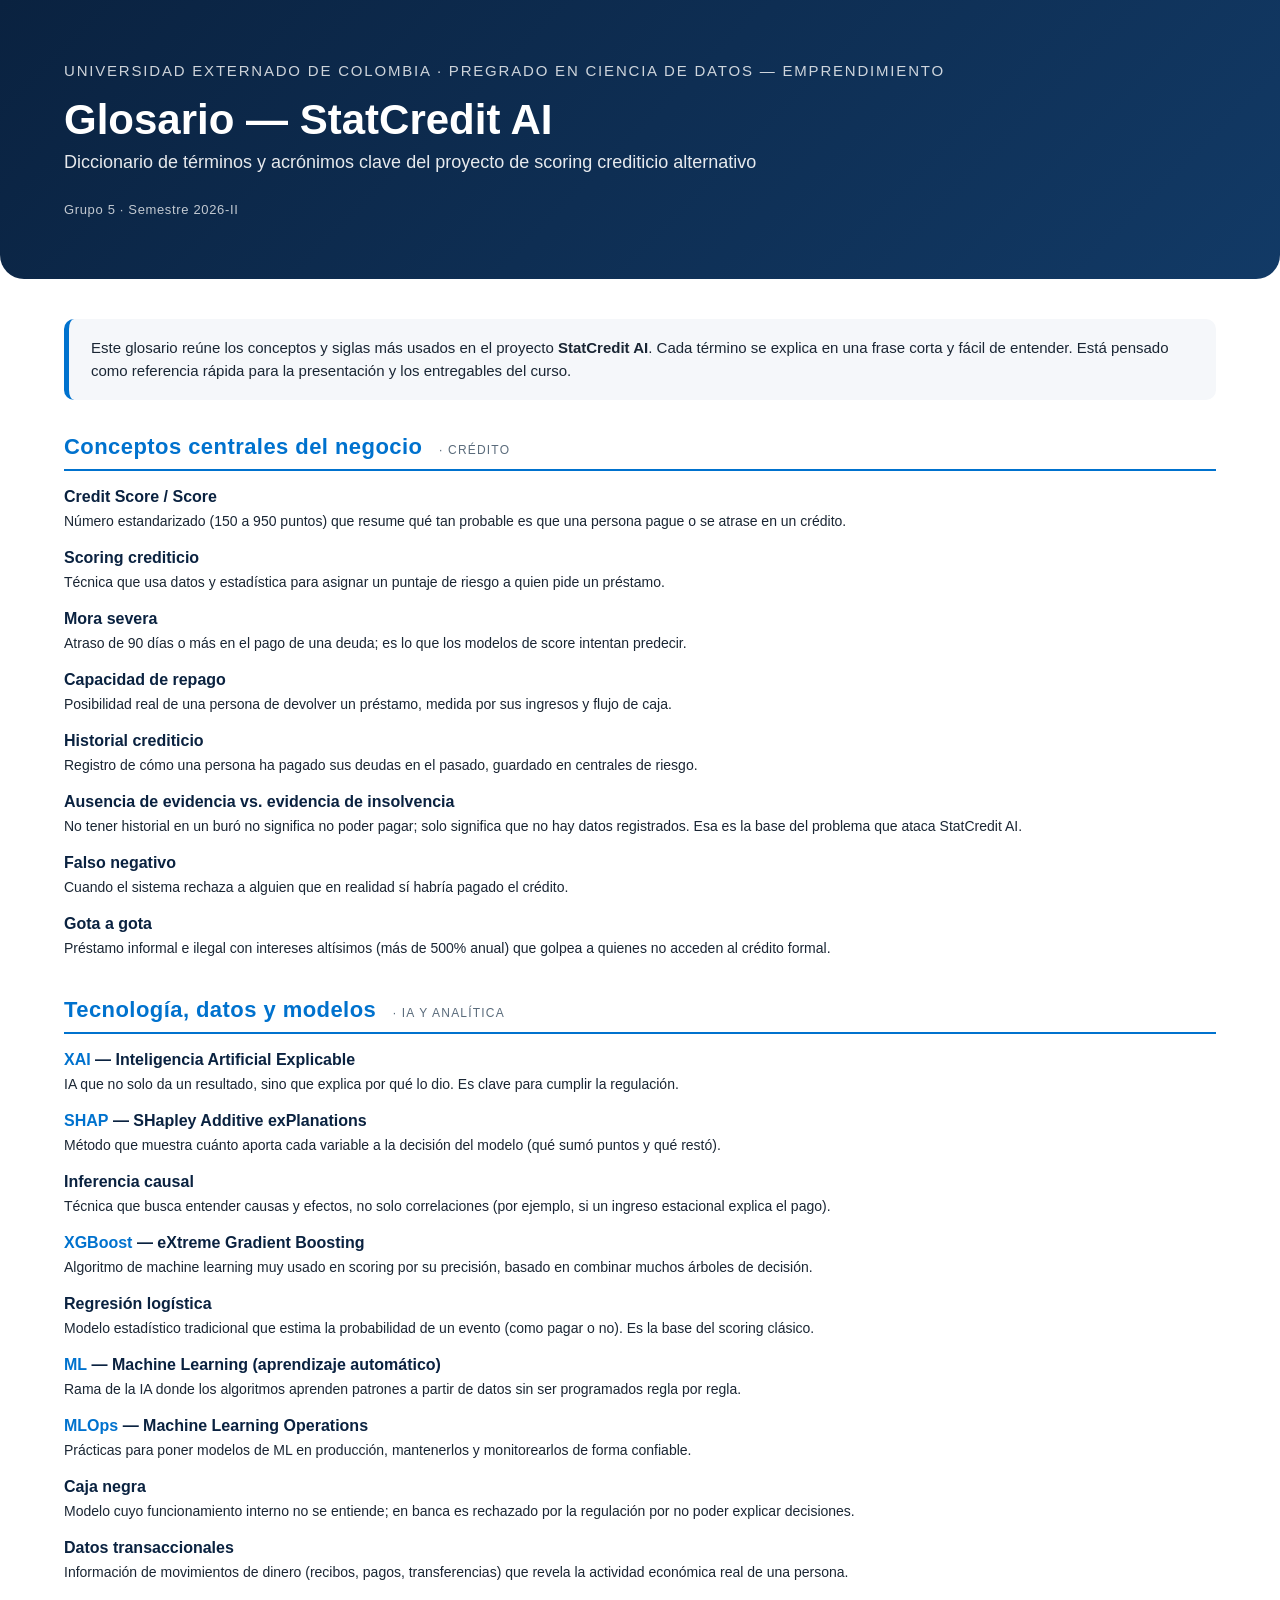
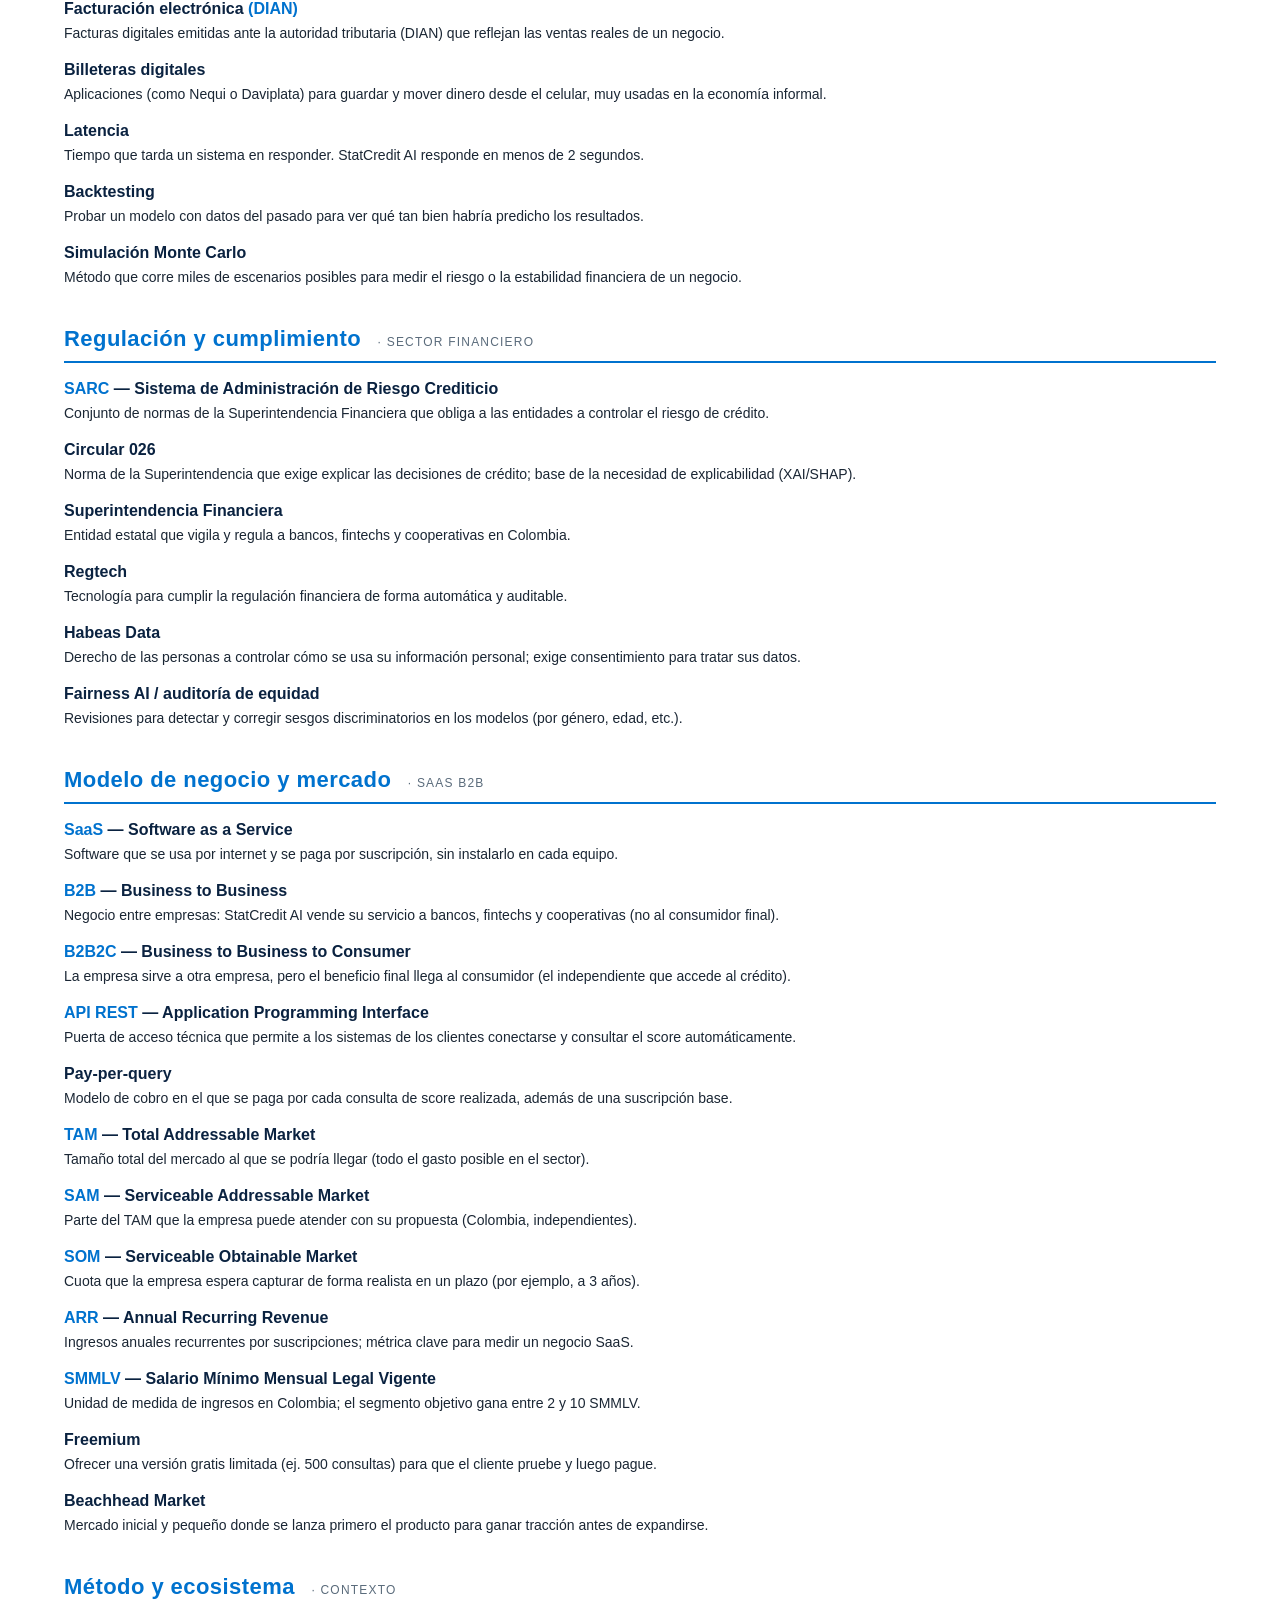
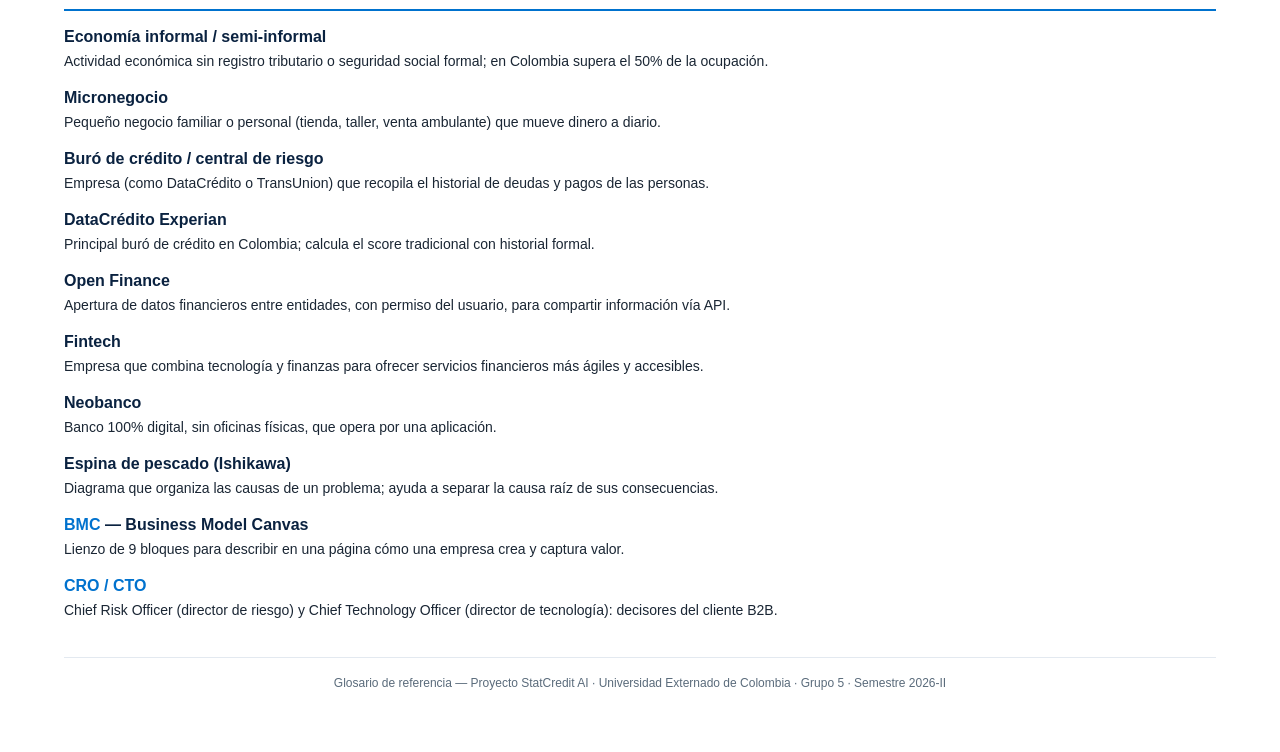
<file: 01_Proyecto_StatCredit_AI/02_Presentaciones_y_Diapositivas/Glosario_StatCredit_AI.html>
<!DOCTYPE html>
<html lang="es">
<head>
<meta charset="UTF-8">
<title>Glosario StatCredit AI — Diccionario de términos y acrónimos</title>
<style>
  :root{--dark:#0A2240;--accent:#0072CE;--light:#F5F7FA;--ink:#1A2634;--muted:#5A6B7B;}
  *{margin:0;padding:0;box-sizing:border-box;}
  body{font-family:-apple-system,BlinkMacSystemFont,"Segoe UI",Roboto,Helvetica,Arial,sans-serif;color:var(--ink);line-height:1.5;}

  .portada{background:linear-gradient(135deg,var(--dark),#123a66);color:#fff;padding:60px 64px;border-radius:0 0 24px 24px;}
  .portada .inst{font-size:15px;letter-spacing:.12em;text-transform:uppercase;opacity:.8;}
  .portada h1{font-size:42px;margin:14px 0 6px;line-height:1.1;}
  .portada .sub{font-size:18px;opacity:.9;margin-top:6px;}
  .portada .meta{margin-top:24px;font-size:13px;opacity:.75;letter-spacing:.05em;}

  .contenido{padding:40px 64px 60px;}
  .intro{background:var(--light);border-left:5px solid var(--accent);padding:18px 22px;border-radius:10px;margin-bottom:30px;color:var(--ink);font-size:15px;}

  .grupo{margin-bottom:34px;break-inside:avoid;}
  .grupo h2{font-size:22px;color:var(--accent);border-bottom:2px solid var(--accent);padding-bottom:6px;margin-bottom:14px;letter-spacing:.02em;}
  .grupo h2 .cat{font-size:12px;color:var(--muted);font-weight:400;margin-left:10px;text-transform:uppercase;letter-spacing:.1em;}

  .term{margin-bottom:14px;padding-left:0;break-inside:avoid;}
  .term .t{font-weight:800;color:var(--dark);font-size:16px;}
  .term .t .acro{color:var(--accent);font-weight:700;}
  .term .d{font-size:14px;color:var(--ink);margin-top:2px;}

  .footer{margin-top:36px;font-size:12px;color:var(--muted);text-align:center;border-top:1px solid #e3e9f0;padding-top:16px;}

  @media print{
    body{font-size:12px;}
    .portada{page-break-after:always;}
    .grupo h2{font-size:18px;}
    .term .t{font-size:14px;}
    .term .d{font-size:12.5px;}
  }
</style>
</head>
<body>

<div class="portada">
  <div class="inst">Universidad Externado de Colombia · Pregrado en Ciencia de Datos — Emprendimiento</div>
  <h1>Glosario — StatCredit AI</h1>
  <div class="sub">Diccionario de términos y acrónimos clave del proyecto de scoring crediticio alternativo</div>
  <div class="meta">Grupo 5 · Semestre 2026-II</div>
</div>

<div class="contenido">

  <div class="intro">
    Este glosario reúne los conceptos y siglas más usados en el proyecto <b>StatCredit AI</b>. Cada término se explica en una frase corta y fácil de entender. Está pensado como referencia rápida para la presentación y los entregables del curso.
  </div>

  <!-- CONCEPTOS CENTRALES -->
  <div class="grupo">
    <h2>Conceptos centrales del negocio <span class="cat">· crédito</span></h2>
    <div class="term"><div class="t">Credit Score / Score</div><div class="d">Número estandarizado (150 a 950 puntos) que resume qué tan probable es que una persona pague o se atrase en un crédito.</div></div>
    <div class="term"><div class="t">Scoring crediticio</div><div class="d">Técnica que usa datos y estadística para asignar un puntaje de riesgo a quien pide un préstamo.</div></div>
    <div class="term"><div class="t">Mora severa</div><div class="d">Atraso de 90 días o más en el pago de una deuda; es lo que los modelos de score intentan predecir.</div></div>
    <div class="term"><div class="t">Capacidad de repago</div><div class="d">Posibilidad real de una persona de devolver un préstamo, medida por sus ingresos y flujo de caja.</div></div>
    <div class="term"><div class="t">Historial crediticio</div><div class="d">Registro de cómo una persona ha pagado sus deudas en el pasado, guardado en centrales de riesgo.</div></div>
    <div class="term"><div class="t">Ausencia de evidencia vs. evidencia de insolvencia</div><div class="d">No tener historial en un buró no significa no poder pagar; solo significa que no hay datos registrados. Esa es la base del problema que ataca StatCredit AI.</div></div>
    <div class="term"><div class="t">Falso negativo</div><div class="d">Cuando el sistema rechaza a alguien que en realidad sí habría pagado el crédito.</div></div>
    <div class="term"><div class="t">Gota a gota</div><div class="d">Préstamo informal e ilegal con intereses altísimos (más de 500% anual) que golpea a quienes no acceden al crédito formal.</div></div>
  </div>

  <!-- TECNOLOGÍA Y MODELOS -->
  <div class="grupo">
    <h2>Tecnología, datos y modelos <span class="cat">· IA y analítica</span></h2>
    <div class="term"><div class="t"><span class="acro">XAI</span> — Inteligencia Artificial Explicable</div><div class="d">IA que no solo da un resultado, sino que explica por qué lo dio. Es clave para cumplir la regulación.</div></div>
    <div class="term"><div class="t"><span class="acro">SHAP</span> — SHapley Additive exPlanations</div><div class="d">Método que muestra cuánto aporta cada variable a la decisión del modelo (qué sumó puntos y qué restó).</div></div>
    <div class="term"><div class="t">Inferencia causal</div><div class="d">Técnica que busca entender causas y efectos, no solo correlaciones (por ejemplo, si un ingreso estacional explica el pago).</div></div>
    <div class="term"><div class="t"><span class="acro">XGBoost</span> — eXtreme Gradient Boosting</div><div class="d">Algoritmo de machine learning muy usado en scoring por su precisión, basado en combinar muchos árboles de decisión.</div></div>
    <div class="term"><div class="t">Regresión logística</div><div class="d">Modelo estadístico tradicional que estima la probabilidad de un evento (como pagar o no). Es la base del scoring clásico.</div></div>
    <div class="term"><div class="t"><span class="acro">ML</span> — Machine Learning (aprendizaje automático)</div><div class="d">Rama de la IA donde los algoritmos aprenden patrones a partir de datos sin ser programados regla por regla.</div></div>
    <div class="term"><div class="t"><span class="acro">MLOps</span> — Machine Learning Operations</div><div class="d">Prácticas para poner modelos de ML en producción, mantenerlos y monitorearlos de forma confiable.</div></div>
    <div class="term"><div class="t">Caja negra</div><div class="d">Modelo cuyo funcionamiento interno no se entiende; en banca es rechazado por la regulación por no poder explicar decisiones.</div></div>
    <div class="term"><div class="t">Datos transaccionales</div><div class="d">Información de movimientos de dinero (recibos, pagos, transferencias) que revela la actividad económica real de una persona.</div></div>
    <div class="term"><div class="t">Facturación electrónica <span class="acro">(DIAN)</span></div><div class="d">Facturas digitales emitidas ante la autoridad tributaria (DIAN) que reflejan las ventas reales de un negocio.</div></div>
    <div class="term"><div class="t">Billeteras digitales</div><div class="d">Aplicaciones (como Nequi o Daviplata) para guardar y mover dinero desde el celular, muy usadas en la economía informal.</div></div>
    <div class="term"><div class="t">Latencia</div><div class="d">Tiempo que tarda un sistema en responder. StatCredit AI responde en menos de 2 segundos.</div></div>
    <div class="term"><div class="t">Backtesting</div><div class="d">Probar un modelo con datos del pasado para ver qué tan bien habría predicho los resultados.</div></div>
    <div class="term"><div class="t">Simulación Monte Carlo</div><div class="d">Método que corre miles de escenarios posibles para medir el riesgo o la estabilidad financiera de un negocio.</div></div>
  </div>

  <!-- REGULACIÓN -->
  <div class="grupo">
    <h2>Regulación y cumplimiento <span class="cat">· sector financiero</span></h2>
    <div class="term"><div class="t"><span class="acro">SARC</span> — Sistema de Administración de Riesgo Crediticio</div><div class="d">Conjunto de normas de la Superintendencia Financiera que obliga a las entidades a controlar el riesgo de crédito.</div></div>
    <div class="term"><div class="t">Circular 026</div><div class="d">Norma de la Superintendencia que exige explicar las decisiones de crédito; base de la necesidad de explicabilidad (XAI/SHAP).</div></div>
    <div class="term"><div class="t">Superintendencia Financiera</div><div class="d">Entidad estatal que vigila y regula a bancos, fintechs y cooperativas en Colombia.</div></div>
    <div class="term"><div class="t">Regtech</div><div class="d">Tecnología para cumplir la regulación financiera de forma automática y auditable.</div></div>
    <div class="term"><div class="t">Habeas Data</div><div class="d">Derecho de las personas a controlar cómo se usa su información personal; exige consentimiento para tratar sus datos.</div></div>
    <div class="term"><div class="t">Fairness AI / auditoría de equidad</div><div class="d">Revisiones para detectar y corregir sesgos discriminatorios en los modelos (por género, edad, etc.).</div></div>
  </div>

  <!-- MODELO DE NEGOCIO -->
  <div class="grupo">
    <h2>Modelo de negocio y mercado <span class="cat">· SaaS B2B</span></h2>
    <div class="term"><div class="t"><span class="acro">SaaS</span> — Software as a Service</div><div class="d">Software que se usa por internet y se paga por suscripción, sin instalarlo en cada equipo.</div></div>
    <div class="term"><div class="t"><span class="acro">B2B</span> — Business to Business</div><div class="d">Negocio entre empresas: StatCredit AI vende su servicio a bancos, fintechs y cooperativas (no al consumidor final).</div></div>
    <div class="term"><div class="t"><span class="acro">B2B2C</span> — Business to Business to Consumer</div><div class="d">La empresa sirve a otra empresa, pero el beneficio final llega al consumidor (el independiente que accede al crédito).</div></div>
    <div class="term"><div class="t"><span class="acro">API REST</span> — Application Programming Interface</div><div class="d">Puerta de acceso técnica que permite a los sistemas de los clientes conectarse y consultar el score automáticamente.</div></div>
    <div class="term"><div class="t">Pay-per-query</div><div class="d">Modelo de cobro en el que se paga por cada consulta de score realizada, además de una suscripción base.</div></div>
    <div class="term"><div class="t"><span class="acro">TAM</span> — Total Addressable Market</div><div class="d">Tamaño total del mercado al que se podría llegar (todo el gasto posible en el sector).</div></div>
    <div class="term"><div class="t"><span class="acro">SAM</span> — Serviceable Addressable Market</div><div class="d">Parte del TAM que la empresa puede atender con su propuesta (Colombia, independientes).</div></div>
    <div class="term"><div class="t"><span class="acro">SOM</span> — Serviceable Obtainable Market</div><div class="d">Cuota que la empresa espera capturar de forma realista en un plazo (por ejemplo, a 3 años).</div></div>
    <div class="term"><div class="t"><span class="acro">ARR</span> — Annual Recurring Revenue</div><div class="d">Ingresos anuales recurrentes por suscripciones; métrica clave para medir un negocio SaaS.</div></div>
    <div class="term"><div class="t"><span class="acro">SMMLV</span> — Salario Mínimo Mensual Legal Vigente</div><div class="d">Unidad de medida de ingresos en Colombia; el segmento objetivo gana entre 2 y 10 SMMLV.</div></div>
    <div class="term"><div class="t">Freemium</div><div class="d">Ofrecer una versión gratis limitada (ej. 500 consultas) para que el cliente pruebe y luego pague.</div></div>
    <div class="term"><div class="t">Beachhead Market</div><div class="d">Mercado inicial y pequeño donde se lanza primero el producto para ganar tracción antes de expandirse.</div></div>
  </div>

  <!-- MÉTODO Y ECOSISTEMA -->
  <div class="grupo">
    <h2>Método y ecosistema <span class="cat">· contexto</span></h2>
    <div class="term"><div class="t">Economía informal / semi-informal</div><div class="d">Actividad económica sin registro tributario o seguridad social formal; en Colombia supera el 50% de la ocupación.</div></div>
    <div class="term"><div class="t">Micronegocio</div><div class="d">Pequeño negocio familiar o personal (tienda, taller, venta ambulante) que mueve dinero a diario.</div></div>
    <div class="term"><div class="t">Buró de crédito / central de riesgo</div><div class="d">Empresa (como DataCrédito o TransUnion) que recopila el historial de deudas y pagos de las personas.</div></div>
    <div class="term"><div class="t">DataCrédito Experian</div><div class="d">Principal buró de crédito en Colombia; calcula el score tradicional con historial formal.</div></div>
    <div class="term"><div class="t">Open Finance</div><div class="d">Apertura de datos financieros entre entidades, con permiso del usuario, para compartir información vía API.</div></div>
    <div class="term"><div class="t">Fintech</div><div class="d">Empresa que combina tecnología y finanzas para ofrecer servicios financieros más ágiles y accesibles.</div></div>
    <div class="term"><div class="t">Neobanco</div><div class="d">Banco 100% digital, sin oficinas físicas, que opera por una aplicación.</div></div>
    <div class="term"><div class="t">Espina de pescado (Ishikawa)</div><div class="d">Diagrama que organiza las causas de un problema; ayuda a separar la causa raíz de sus consecuencias.</div></div>
    <div class="term"><div class="t"><span class="acro">BMC</span> — Business Model Canvas</div><div class="d">Lienzo de 9 bloques para describir en una página cómo una empresa crea y captura valor.</div></div>
    <div class="term"><div class="t"><span class="acro">CRO / CTO</span></div><div class="d">Chief Risk Officer (director de riesgo) y Chief Technology Officer (director de tecnología): decisores del cliente B2B.</div></div>
  </div>

  <div class="footer">Glosario de referencia — Proyecto StatCredit AI · Universidad Externado de Colombia · Grupo 5 · Semestre 2026-II</div>

</div>
</body>
</html>
</file>
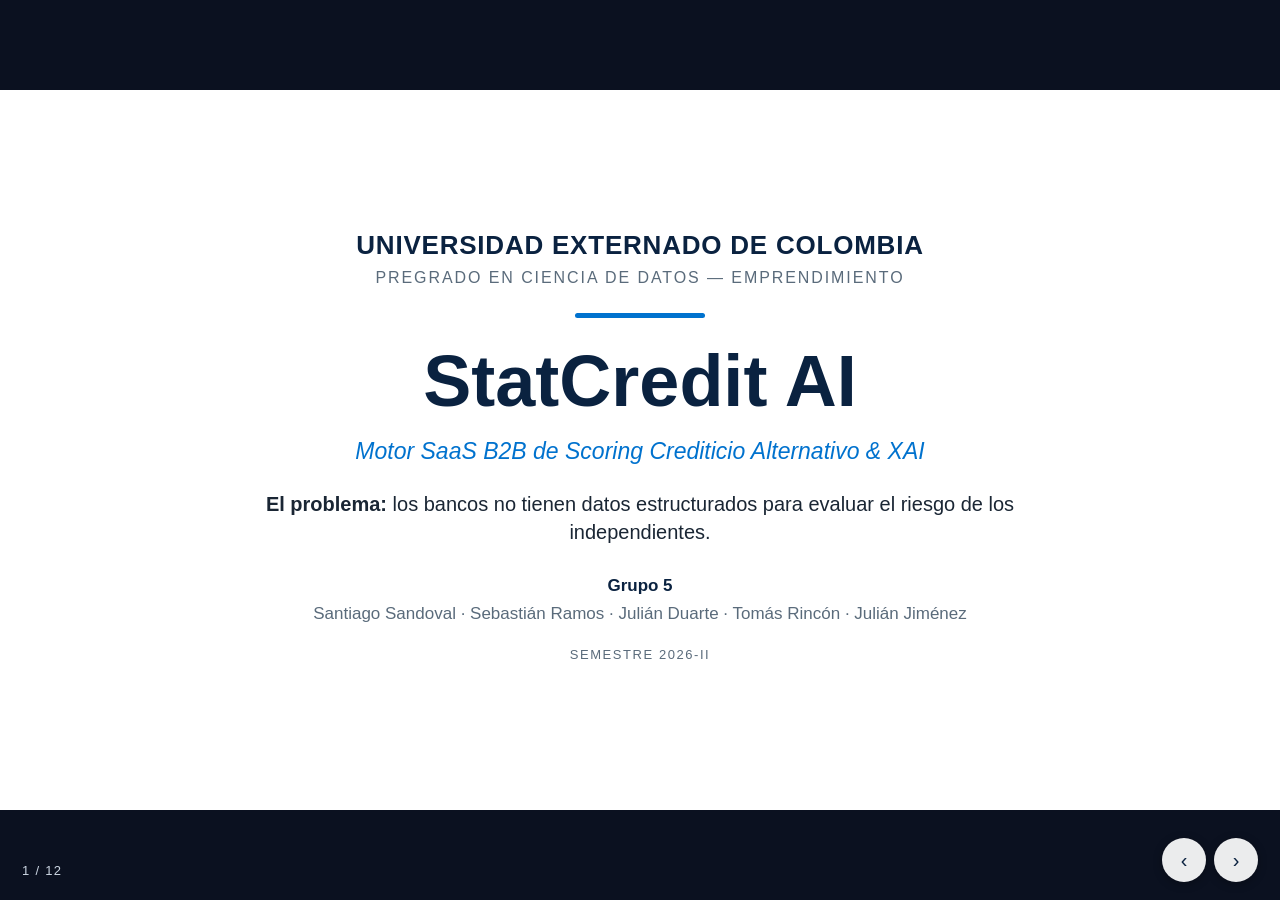
<file: 01_Proyecto_StatCredit_AI/02_Presentaciones_y_Diapositivas/Presentacion_Entrega_1_StatCredit_AI.html>
<!DOCTYPE html>
<html lang="es">
<head>
<meta charset="UTF-8">
<meta name="viewport" content="width=device-width, initial-scale=1.0">
<title>StatCredit AI — Entrega 1</title>
<style>
  :root{
    --dark:#0A2240; --accent:#0072CE; --light:#F5F7FA; --ink:#1A2634;
    --muted:#5A6B7B; --green:#228B34; --red:#B42828; --gold:#C8860A;
    --W:1280px; --H:720px;
  }
  *{margin:0;padding:0;box-sizing:border-box;}
  html,body{height:100%;background:#0b1120;}
  body{font-family:-apple-system,BlinkMacSystemFont,"Segoe UI",Roboto,Helvetica,Arial,sans-serif;color:var(--ink);overflow:hidden;}

  /* ---------- STAGE fijo 1280x720, centrado y escalado al viewport ---------- */
  #stage{position:fixed;top:50%;left:50%;width:var(--W);height:var(--H);
    transform:translate(-50%,-50%);transform-origin:center center;background:#fff;overflow:hidden;}

  .slide{position:absolute;inset:0;padding:44px 60px 52px;display:flex;flex-direction:column;
    opacity:0;visibility:hidden;transition:opacity .35s ease;background:#fff;}
  .slide.active{opacity:1;visibility:visible;z-index:2;}
  .wrap{flex:1;display:flex;flex-direction:column;gap:18px;min-height:0;}

  .kicker{display:flex;justify-content:space-between;align-items:center;font-size:13px;color:var(--muted);
    letter-spacing:.09em;text-transform:uppercase;flex:0 0 auto;}
  .brand{color:var(--accent);font-weight:800;}

  h1{font-size:56px;line-height:1.05;color:var(--dark);}
  h2{font-size:33px;line-height:1.1;color:var(--dark);flex:0 0 auto;}
  h3{font-size:18px;color:var(--accent);margin-bottom:10px;line-height:1.2;}
  .sub{font-size:20px;color:var(--muted);line-height:1.4;}

  .tag{display:inline-block;background:var(--dark);color:#fff;font-size:12px;padding:6px 13px;border-radius:20px;
    letter-spacing:.05em;text-transform:uppercase;margin-right:8px;margin-bottom:6px;}

  .problem{background:linear-gradient(135deg,var(--dark),#123a66);color:#fff;padding:20px 26px;border-radius:14px;
    font-size:18px;line-height:1.45;border-left:6px solid var(--accent);flex:0 0 auto;}
  .problem b{color:#7cc4ff;}

  .grid{display:grid;gap:16px;flex:1 1 auto;align-items:stretch;min-height:0;}
  .g2{grid-template-columns:1fr 1fr;}
  .g3{grid-template-columns:1fr 1fr 1fr;}
  .g4{grid-template-columns:1fr 1fr 1fr 1fr;}
  .card{background:var(--light);border-radius:14px;padding:20px 22px;border:1px solid #e6ebf1;
    display:flex;flex-direction:column;justify-content:center;gap:8px;}
  .card p{font-size:16px;line-height:1.5;color:var(--ink);}
  .card ul,.card ol{padding-left:1.25em;font-size:16px;line-height:1.5;color:var(--ink);}
  .card li{margin-bottom:8px;}

  .big{font-size:52px;font-weight:800;line-height:1;color:var(--accent);}
  .big.dark{color:var(--dark);}
  .big.green{color:var(--green);}
  .small{font-size:14px;line-height:1.45;color:var(--ink);}

  .tblwrap{flex:1 1 auto;display:flex;flex-direction:column;justify-content:center;min-height:0;}
  table{width:100%;border-collapse:collapse;font-size:14px;}
  th{background:var(--dark);color:#fff;padding:11px 12px;text-align:left;font-weight:700;font-size:13px;}
  td{padding:10px 12px;border-bottom:1px solid #e3e9f0;vertical-align:middle;line-height:1.4;}
  tr:nth-child(even) td{background:var(--light);}
  .pos{color:var(--green);font-weight:700;}
  .neg{color:var(--red);font-weight:700;}
  .mit{color:var(--gold);font-weight:600;}

  .rootcause{background:linear-gradient(135deg,#7a1a1a,var(--red));color:#fff;padding:18px 24px;border-radius:14px;
    font-size:19px;font-weight:800;display:flex;align-items:center;justify-content:space-between;gap:20px;flex:0 0 auto;}
  .rootcause .lbl{font-size:12px;font-weight:700;letter-spacing:.1em;text-transform:uppercase;opacity:.85;line-height:1.4;}
  .cause{background:var(--light);border:1px solid #e6ebf1;border-top:5px solid var(--accent);border-radius:12px;
    padding:16px 16px;display:flex;flex-direction:column;justify-content:center;gap:6px;}
  .cause b{font-size:16px;color:var(--dark);line-height:1.2;}
  .cause small{font-size:13px;color:var(--muted);line-height:1.35;}

  .flow{display:flex;align-items:stretch;gap:14px;flex:0 0 auto;}
  .fbox{flex:1;border-radius:12px;padding:20px 18px;color:#fff;font-size:15px;line-height:1.4;
    display:flex;flex-direction:column;justify-content:center;gap:6px;}
  .fbox small{display:block;font-size:13px;opacity:.92;line-height:1.5;}
  .f1{background:#3a6ea5;}.f2{background:var(--accent);}.f3{background:var(--dark);}
  .arrow{align-self:center;font-size:28px;color:var(--muted);}
  pre{background:#0b1120;color:#d7e2ef;border-radius:12px;padding:20px 24px;font-size:14px;line-height:1.65;
    font-family:"SF Mono",Consolas,Menlo,monospace;flex:1 1 auto;min-height:0;overflow:hidden;}
  .hl{color:#7cc4ff;}

  .cover{justify-content:center;text-align:center;}
  .cover .wrap{justify-content:center;gap:0;}
  .cover .inst{font-size:26px;color:var(--dark);font-weight:800;letter-spacing:.03em;}
  .cover .prog{font-size:16px;color:var(--muted);margin-top:8px;letter-spacing:.12em;text-transform:uppercase;}
  .cover .rule{width:130px;height:5px;background:var(--accent);margin:26px auto;border-radius:3px;}
  .cover h1{font-size:72px;margin-bottom:16px;}
  .cover .phrase{font-style:italic;color:var(--accent);font-size:23px;margin-bottom:22px;line-height:1.4;}
  .cover .sub{max-width:760px;margin:0 auto 26px;color:var(--ink);}
  .cover .people{color:var(--muted);font-size:17px;line-height:1.7;}
  .cover .sem{color:var(--muted);font-size:13px;margin-top:18px;letter-spacing:.12em;}

  .footer{position:absolute;left:60px;right:60px;bottom:18px;display:flex;justify-content:space-between;
    font-size:12px;color:var(--muted);}
  .src{font-size:13px;color:var(--muted);font-style:italic;flex:0 0 auto;}

  #nav{position:fixed;bottom:18px;right:22px;z-index:50;display:flex;gap:8px;}
  #nav button{width:44px;height:44px;border-radius:50%;border:none;background:rgba(255,255,255,.92);color:var(--dark);
    font-size:20px;cursor:pointer;box-shadow:0 2px 10px rgba(0,0,0,.3);}
  #nav button:hover{background:var(--accent);color:#fff;}
  #counter{position:fixed;bottom:22px;left:22px;z-index:50;color:#cbd5e1;font-size:13px;letter-spacing:.1em;}

  body.pdfmode #nav,body.pdfmode #counter{display:none !important;}
</style>
</head>
<body>
<div id="stage">

  <!-- 1 PORTADA -->
  <section class="slide cover active">
    <div class="wrap">
      <div class="inst">UNIVERSIDAD EXTERNADO DE COLOMBIA</div>
      <div class="prog">Pregrado en Ciencia de Datos — Emprendimiento</div>
      <div class="rule"></div>
      <h1>StatCredit AI</h1>
      <div class="phrase">Motor SaaS B2B de Scoring Crediticio Alternativo &amp; XAI</div>
      <div class="sub"><b>El problema:</b> los bancos no tienen datos estructurados para evaluar el riesgo de los independientes.</div>
      <div class="people"><b style="color:var(--dark);">Grupo 5</b><br>
        Santiago Sandoval · Sebastián Ramos · Julián Duarte · Tomás Rincón · Julián Jiménez</div>
      <div class="sem">SEMESTRE 2026-II</div>
    </div>
  </section>

  <!-- 2 INDUSTRIA + QUÉ ES SCORE -->
  <section class="slide">
    <div class="wrap">
      <div class="kicker"><span>Entrega 1</span><span class="brand">StatCredit AI</span></div>
      <h2>1 · ¿En qué industria nos ubicamos?</h2>
      <div style="flex:0 0 auto;">
        <span class="tag">Fintech</span><span class="tag">SaaS B2B / API-First</span><span class="tag">IA Aplicada (XAI)</span><span class="tag">Inclusión Financiera</span>
      </div>
      <div class="grid g2">
        <div class="card">
          <h3>Posición industrial</h3>
          <ul>
            <li><b>Alternative Credit Scoring &amp; Credit Analytics</b>: analítica de riesgo con datos no tradicionales.</li>
            <li><b>SaaS / API-First</b>: motor consumible en tiempo real, latencia &lt; 2 s, cobro por consulta.</li>
            <li><b>XAI + Inferencia Causal</b>: XGBoost + SHAP para auditoría SARC.</li>
            <li><b>Open Finance</b>: ingesta de billeteras (Nequi/Daviplata) y facturación DIAN.</li>
          </ul>
        </div>
        <div class="card">
          <h3>¿Qué es un score?</h3>
          <p>Métrica probabilística estandarizada en escala <b>150–950 puntos</b> que cuantifica la probabilidad de <b>mora severa (≥ 90 días)</b> en un horizonte de <b>12 meses</b>.</p>
        </div>
      </div>
    </div>
    <div class="footer"><span>Problema central: falta de datos en los bancos</span><span>2 / 12</span></div>
  </section>

  <!-- 3 CÁLCULO TRADICIONAL VS VALOR AGREGADO -->
  <section class="slide">
    <div class="wrap">
      <div class="kicker"><span>Entrega 1</span><span class="brand">StatCredit AI</span></div>
      <h2>2 · Cálculo tradicional vs. nuestro valor agregado</h2>
      <div class="tblwrap">
        <table>
          <tr><th style="width:16%;"></th><th>Scoring tradicional</th><th>StatCredit AI</th></tr>
          <tr><td><b>¿Cómo se calcula?</b></td><td>Regresión logística con historial formal en buró (DataCrédito / TransUnion).</td><td>Ingesta de caja transaccional en tiempo real (Nequi/Daviplata + DIAN) → XGBoost + Causal + SHAP.</td></tr>
          <tr><td><b>Qué mide</b></td><td>Antecedentes formales <b>pasados</b>.</td><td>Capacidad de repago <b>actual</b> (flujo de caja observable).</td></tr>
          <tr><td><b>Resultado</b></td><td>Rechaza al independiente sin historial.</td><td>Convierte <i>ausencia de evidencia</i> en prueba matemática de solvencia.</td></tr>
        </table>
      </div>
      <div class="problem"><b>Valor agregado:</b> no es falta de capacidad de pago, es falta de información estructurada. StatCredit AI transforma los datos que ya existen en evidencia auditable ante la Superfinanciera.</div>
    </div>
    <div class="footer"><span>Problema central: falta de datos en los bancos</span><span>3 / 12</span></div>
  </section>

  <!-- 4 NECESIDAD VS PROBLEMA (basado en Ishikawa) -->
  <section class="slide">
    <div class="wrap">
      <div class="kicker"><span>Entrega 1</span><span class="brand">StatCredit AI</span></div>
      <h2>3 · Necesidad vs. problema específico</h2>
      <div class="grid g2" style="flex:0 0 auto;">
        <div class="card"><h3>Necesidad general</h3>
          <p>Acceso a crédito productivo formal, con tasas reguladas, para independientes y micronegocios solventes — sin caer en el gota a gota.</p></div>
        <div class="card"><h3>Problema específico</h3>
          <p>Tienen actividad financiera diaria real, pero fragmentada y no incorporada a la evaluación crediticia.</p></div>
      </div>
      <div class="rootcause">
        <span class="lbl">Problema raíz<br>(cabeza de la espina)</span>
        <span style="flex:1;text-align:center;">Falta de información estructurada en los bancos para evaluar el riesgo de los independientes</span>
        <span class="lbl" style="text-align:right;">→ exclusión y gota a gota<br>son consecuencias, no la raíz</span>
      </div>
      <div class="grid g4">
        <div class="cause"><b>Fragmentación de datos</b><small>Billeteras aisladas · extractos en PDF.</small></div>
        <div class="cause"><b>Fricción operacional</b><small>15–20 extractos/día en Excel.</small></div>
        <div class="cause"><b>Economía informal urbana</b><small>&gt;50% de ocupación sin soporte.</small></div>
        <div class="cause"><b>Rigidez regulatoria SARC</b><small>Miedo a la "caja negra".</small></div>
      </div>
      <div class="card" style="flex:0 0 auto;flex-direction:row;gap:34px;flex-wrap:wrap;justify-content:center;">
        <span><b style="color:var(--red);">✗</b> Infraestructura <b>legacy por lotes</b> (no consume APIs en tiempo real).</span>
        <span><b style="color:var(--red);">✗</b> Temor a la <b>"caja negra"</b> ante SARC (Circular 026).</span>
        <span><b style="color:var(--red);">✗</b> Sesgo cultural: <b>"nómina fija = seguridad"</b>.</span>
      </div>
    </div>
    <div class="footer"><span>Problema central: falta de datos en los bancos</span><span>4 / 12</span></div>
  </section>

  <!-- 5 ECONOMÍA INFORMAL + POBLACIÓN -->
  <section class="slide">
    <div class="wrap">
      <div class="kicker"><span>Entrega 1</span><span class="brand">StatCredit AI</span></div>
      <h2>4 · Economía informal y población específica</h2>
      <div class="grid g3">
        <div class="card">
          <h3>Informalidad</h3>
          <div class="big">54,6%</div>
          <p class="small">de ocupados informales en Colombia (mayo–julio 2026).</p>
          <p class="src">DANE — GEIH Empleo informal.</p>
        </div>
        <div class="card">
          <h3>Urbano</h3>
          <div class="big">≈ 40%</div>
          <p class="small">informalidad en 13 ciudades y áreas metropolitanas.</p>
          <div class="big dark">18M+</div>
          <p class="small">usuarios de Nequi en Colombia.</p>
        </div>
        <div class="card">
          <h3>Población objetivo (B2B2C)</h3>
          <ul>
            <li>Independientes, comerciantes y micronegocios <b>solventes</b>.</li>
            <li>Ingresos transaccionales <b>2–10 SMMLV</b> ($2,6M–$13M COP).</li>
            <li>Flujo en Nequi/Daviplata y facturación DIAN.</li>
          </ul>
        </div>
      </div>
      <div class="problem">La informalidad no es sinónimo de insolvencia: es un mercado desatendido por falta de datos, no por falta de capacidad de pago.</div>
    </div>
    <div class="footer"><span>Problema central: falta de datos en los bancos</span><span>5 / 12</span></div>
  </section>

  <!-- 6 COMPETIDORES DIRECTOS -->
  <section class="slide">
    <div class="wrap">
      <div class="kicker"><span>Entrega 1</span><span class="brand">StatCredit AI</span></div>
      <h2>5 · Competidores directos</h2>
      <div class="tblwrap">
        <table>
          <tr><th>Competidor</th><th>Actividad</th><th>Producto</th><th>Opera</th><th>Escala</th><th>Se parecen en…</th><th>Nos diferenciamos en…</th></tr>
          <tr><td><b>Kala</b></td><td>Crédito nativo en IA (ciclo completo)</td><td>Plataforma de crédito con IA</td><td>Colombia (Bogotá)</td><td>&gt;COP $1,5 billones · 100.000+ clientes</td><td>Usa IA para decidir crédito en segmentos no tradicionales</td><td>Es lender (asume riesgo de balance) · Nosotros: SaaS B2B de scoring sin riesgo, con SHAP + causalidad</td></tr>
          <tr><td><b>R5</b></td><td>Préstamos online con colateral</td><td>Crédito con garantía de activos (carros/motos)</td><td>Colombia (Bogotá)</td><td>Fondeo privado</td><td>Evalúa riesgo con datos alternativos de segmentos bajos</td><td>Usa colateral físico · Nosotros: caja transaccional (Nequi/DIAN) sin colateral</td></tr>
          <tr><td><b>Sempli</b></td><td>Crédito digital a micronegocios</td><td>Préstamos de capital de trabajo</td><td>Colombia</td><td>Fintech de crédito</td><td>Crédito ágil a micronegocios</td><td>Lender para pymes · Nosotros: proveemos el scoring XAI a las entidades</td></tr>
          <tr><td><b>Addi</b></td><td>Buy Now, Pay Later (BNPL)</td><td>Crédito en punto de venta</td><td>Colombia, Brasil, México</td><td>BNPL regional</td><td>Modelo de riesgo con IA para consumo</td><td>BNPL al consumidor · Nosotros: capacidad de repago de independientes para entidades</td></tr>
          <tr><td><b>DataCrédito Experian</b></td><td>Buró de crédito</td><td>Score DataCrédito (150–950)</td><td>Colombia (global)</td><td>&gt;$6.500M USD (global)</td><td>Emite score formal de riesgo</td><td>Score de historial formal pasado · Nosotros: score de caja transaccional actual + XAI</td></tr>
        </table>
      </div>
      <p class="src">Los bancos tradicionales son <b>clientes B2B</b>, no competidores. Fuentes: Colombia Fintech, Superintendencia de Sociedades.</p>
    </div>
    <div class="footer"><span>Problema central: falta de datos en los bancos</span><span>6 / 12</span></div>
  </section>

  <!-- 7 PREGUNTAS CLAVE -->
  <section class="slide">
    <div class="wrap">
      <div class="kicker"><span>Entrega 1</span><span class="brand">StatCredit AI</span></div>
      <h2>6 · Preguntas clave del mercado</h2>
      <div class="grid g2">
        <div class="card"><h3>① ¿Qué hacen los clientes hoy?</h3>
          <ul><li><b>B2B:</b> revisión manual (15–20 extractos/día) o rechazo sin herramientas.</li><li><b>B2B2C:</b> gota a gota (&gt;500% EA) o frenan su negocio.</li></ul></div>
        <div class="card"><h3>② ¿Por qué el problema es difícil de resolver?</h3>
          <ul><li>Datos transaccionales <b>heterogéneos y dispersos</b> (múltiples billeteras).</li><li>Modelos de ML <b>complejos de auditar</b> ante regulación.</li></ul></div>
        <div class="card"><h3>③ ¿Por qué los bancos no lo han hecho?</h3>
          <ul><li>Infraestructura <b>legacy por lotes</b>, no APIs en tiempo real.</li><li>Exigencia <b>SARC</b>: rechazo a la caja negra.</li><li><b>Sesgo de nómina</b> como único criterio.</li></ul></div>
        <div class="card"><h3>④ ¿Qué tipo de mercado?</h3>
          <ul><li><b>Mercado NUEVO / de nicho</b> (océano azul): scoring transaccional con XAI en LatAm; nadie lo hace así.</li></ul></div>
      </div>
    </div>
    <div class="footer"><span>Problema central: falta de datos en los bancos</span><span>7 / 12</span></div>
  </section>

  <!-- 8 TAM SAM SOM -->
  <section class="slide">
    <div class="wrap">
      <div class="kicker"><span>Entrega 1</span><span class="brand">StatCredit AI</span></div>
      <h2>7 · Tamaño de la industria (TAM / SAM / SOM)</h2>
      <div class="grid g3">
        <div class="card" style="border-top:6px solid var(--dark);">
          <h3>TAM</h3><div class="big dark">$26.100M</div>
          <p class="small">mercado global de Credit Scoring Software (2026), → $40.550M en 2030 (CAGR 11,9%).</p>
          <p class="src">The Business Research Company, 2026.</p>
        </div>
        <div class="card" style="border-top:6px solid var(--accent);">
          <h3>SAM</h3><div class="big">≈ $25M /año</div>
          <p class="small">Colombia: ~13M informales (54,6% DANE) → ~5M independientes urbanos solventes × 2 evaluaciones/año × $2,50.</p>
        </div>
        <div class="card" style="border-top:6px solid var(--green);">
          <h3>SOM</h3><div class="big green">$3,5M ARR</div>
          <p class="small">a 3 años: 25 entidades B2B (suscripción $30K/año) + 1,4M consultas × $2,50.</p>
        </div>
      </div>
      <p class="src">Supuestos del SAM marcados para cumplir la regla de "sin cifras sin sustento".</p>
    </div>
    <div class="footer"><span>Problema central: falta de datos en los bancos</span><span>8 / 12</span></div>
  </section>

  <!-- 9 CLIENTE -->
  <section class="slide">
    <div class="wrap">
      <div class="kicker"><span>Entrega 1</span><span class="brand">StatCredit AI</span></div>
      <h2>8 · Características del cliente potencial</h2>
      <div class="grid g2">
        <div class="card">
          <h3>Cliente directo (B2B — compra la API)</h3>
          <ul>
            <li>Neobancos, fintechs, cooperativas, microfinancieras.</li>
            <li><b>Decisores:</b> CRO (Riesgo), CTO (Tecnología), Gerentes de Producto.</li>
          </ul>
        </div>
        <div class="card">
          <h3>Población beneficiaria (B2B2C)</h3>
          <ul>
            <li><b>Edad / género:</b> hombres y mujeres, 22–55 años.</li>
            <li><b>Ingresos:</b> 2–10 SMMLV ($2,6M–$13M COP).</li>
            <li><b>Formación:</b> secundaria, técnica o profesionales autónomos.</li>
            <li><b>Tamaño de familia:</b> hogares de 2–5 integrantes; el micronegocio es la unidad económica familiar.</li>
            <li><b>Etnia específica:</b> población urbana diversa — mestizos, afrodescendientes e indígenas vinculados al comercio informal.</li>
            <li><b>Ubicación:</b> Bogotá, Medellín, Cali, Barranquilla, Bucaramanga.</li>
            <li><b>Estilo de vida:</b> comercio urbano, Nequi/Daviplata, QR, DIAN.</li>
          </ul>
        </div>
      </div>
    </div>
    <div class="footer"><span>Problema central: falta de datos en los bancos</span><span>9 / 12</span></div>
  </section>

  <!-- 10 PROTOTIPO -->
  <section class="slide">
    <div class="wrap">
      <div class="kicker"><span>Entrega 1</span><span class="brand">StatCredit AI</span></div>
      <h2>9 · Solución y prototipo (diseño gráfico)</h2>
      <div class="flow">
        <div class="fbox f1"><b>1. INGRESA</b><small>Nequi / Daviplata<br>Facturación DIAN<br>Extractos digitales</small></div>
        <div class="arrow">→</div>
        <div class="fbox f2"><b>2. PROCESA</b><small>XGBoost<br>Inferencia Causal<br>Explicabilidad SHAP<br>&lt; 2 segundos</small></div>
        <div class="arrow">→</div>
        <div class="fbox f3"><b>3. RESPONDE</b><small>Score 150–950<br>Nivel de riesgo<br>Hash auditoría SARC</small></div>
      </div>
      <pre>{
  <span class="hl">"statcredit_score"</span>: 745,
  <span class="hl">"risk_category"</span>: "RIESGO BAJO-MODERADO",
  <span class="hl">"recommended_credit_limit_cop"</span>: 6500000,
  <span class="hl">"shap_explicability"</span>: {
    "positive_factors": ["Flujo_Nequi_Constante (+45 pts)"],
    "risk_mitigators": ["Ingresos_Estacionales_Identificados"]
  },
  <span class="hl">"sarc_compliance_audit_hash"</span>: "a8f9c10d7e2b34910f"
}</pre>
    </div>
    <div class="footer"><span>Problema central: falta de datos en los bancos</span><span>10 / 12</span></div>
  </section>

  <!-- 11 POR QUÉ RESUELVE + IMPACTOS -->
  <section class="slide">
    <div class="wrap">
      <div class="kicker"><span>Entrega 1</span><span class="brand">StatCredit AI</span></div>
      <h2>10 · ¿Por qué resuelve? + impactos sociales</h2>
      <div class="card" style="flex:0 0 auto;flex-direction:row;gap:28px;flex-wrap:wrap;justify-content:center;font-size:15px;">
        <span>✔ Convierte flujos transaccionales en <b>evidencia actuarial</b>.</span>
        <span>✔ Reportes <b>SHAP</b> defendibles ante SARC (Circular 026).</span>
        <span>✔ De <b>15 min a &lt; 2 segundos</b> por evaluación.</span>
      </div>
      <div class="tblwrap">
        <table>
          <tr><th>Positivo</th><th>Negativo</th><th>Mitigación</th></tr>
          <tr><td class="pos">Inclusión financiera real</td><td class="neg">Sobreendeudamiento</td><td class="mit">Cupos dinámicos según caja real</td></tr>
          <tr><td class="pos">Alternativa al gota a gota</td><td class="neg">Sesgo algorítmico</td><td class="mit">Auditorías de equidad (Fairness AI)</td></tr>
          <tr><td class="pos">Estímulo a la formalización</td><td class="neg">Brecha digital</td><td class="mit">UX minimalista, lenguaje claro</td></tr>
          <tr><td class="pos">Financiación de micronegocios</td><td class="neg">Privacidad de datos</td><td class="mit">Encriptación + Habeas Data</td></tr>
          <tr><td class="pos">Equidad económica</td><td class="neg">Exclusión de solo-efectivo</td><td class="mit">Corresponsales + digitalización</td></tr>
        </table>
      </div>
    </div>
    <div class="footer"><span>Problema central: falta de datos en los bancos</span><span>11 / 12</span></div>
  </section>

  <!-- 12 CONCLUSIÓN -->
  <section class="slide cover">
    <div class="wrap">
      <div class="rule"></div>
      <h1>El problema no es la capacidad de pago</h1>
      <div class="problem" style="max-width:820px;margin:0 auto;">Es la <b>falta de datos estructurados</b> en los bancos para medir el riesgo de los independientes.</div>
      <div class="phrase" style="font-size:28px;margin-top:22px;">"No buscamos cambiar quién puede acceder al crédito;<br>buscamos cambiar la forma en que se mide quién puede pagarlo."</div>
      <div class="people" style="margin-top:30px;">StatCredit AI · Grupo 5 · Semestre 2026-II</div>
    </div>
  </section>

</div>

<div id="counter">1 / 12</div>
<div id="nav">
  <button id="prev" aria-label="Anterior">‹</button>
  <button id="next" aria-label="Siguiente">›</button>
</div>

<script>
  const slides=[...document.querySelectorAll('.slide')];
  const counter=document.getElementById('counter');
  let i=0;
  function show(n){
    i=(n+slides.length)%slides.length;
    slides.forEach((s,k)=>s.classList.toggle('active',k===i));
    counter.textContent=(i+1)+' / '+slides.length;
  }
  function fit(){
    const s=document.getElementById('stage');
    const k=Math.min(window.innerWidth/1280, window.innerHeight/720);
    s.style.transform='translate(-50%,-50%) scale('+k+')';
  }
  const m=location.hash.match(/^#(\d+)(?:-pdf)?$/);
  if(m){ show(parseInt(m[1],10)-1); if(location.hash.endsWith('-pdf')){document.body.classList.add('pdfmode');} }
  document.getElementById('next').onclick=()=>show(i+1);
  document.getElementById('prev').onclick=()=>show(i-1);
  document.addEventListener('keydown',e=>{
    if(e.key==='ArrowRight'||e.key===' '||e.key==='PageDown'){e.preventDefault();show(i+1);}
    if(e.key==='ArrowLeft'||e.key==='PageUp'){e.preventDefault();show(i-1);}
    if(e.key==='Home')show(0);
    if(e.key==='End')show(slides.length-1);
  });
  window.addEventListener('resize',fit);
  fit();
  show(0);
</script>
</body>
</html>
</file>
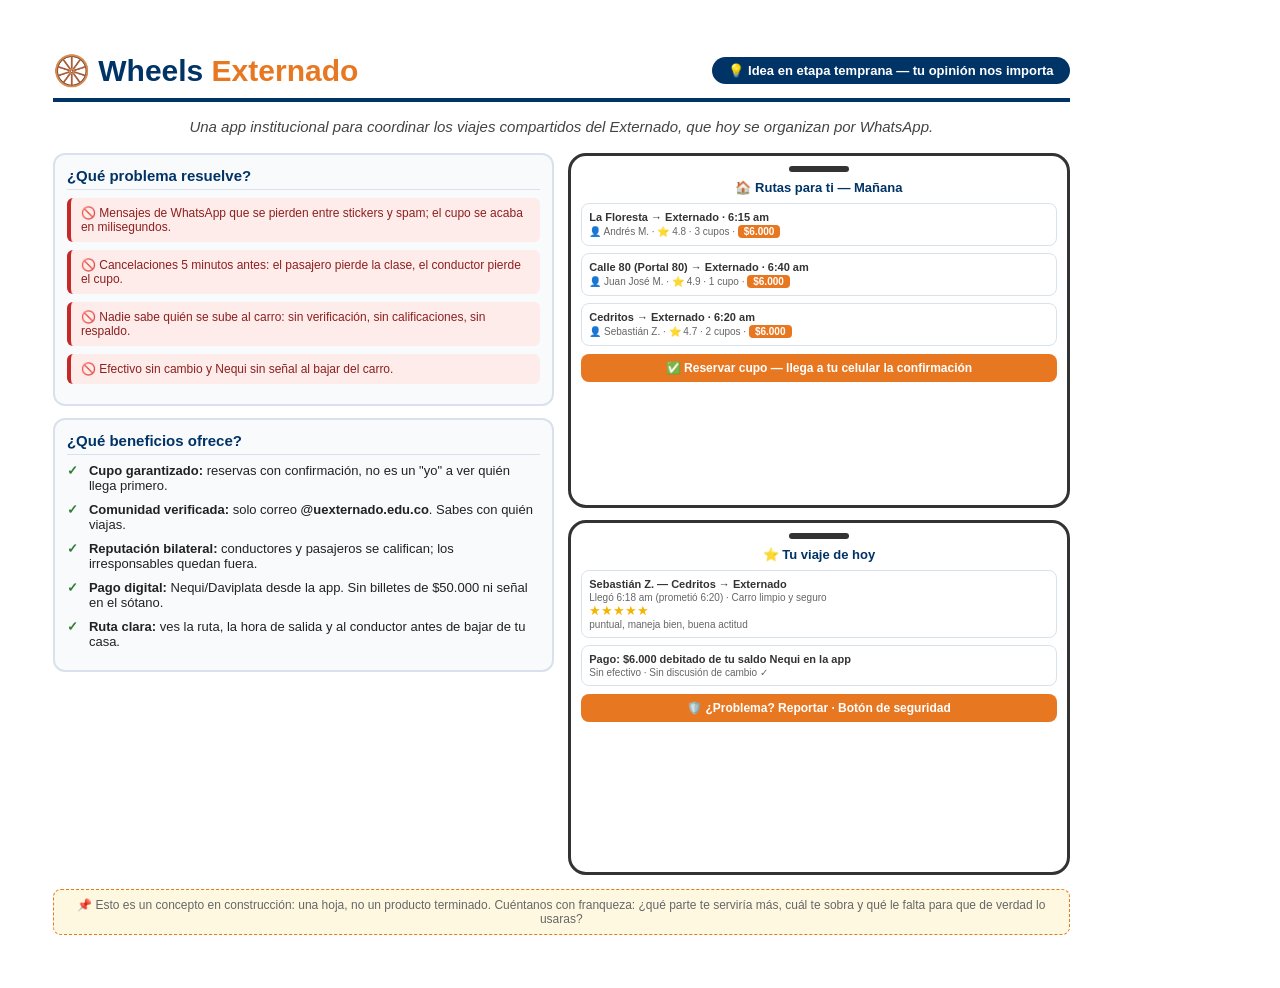
<file: 01_Proyecto_Wheels_Externado/Entrega_3/Insumos/Concepto_Wheels.html>
<!DOCTYPE html>
<html lang="es">
<head>
<meta charset="UTF-8">
<title>Concepto — Wheels Externado</title>
<style>
  * { margin:0; padding:0; box-sizing:border-box; font-family:'Segoe UI',Arial,sans-serif; }
  body { width:297mm; min-height:210mm; background:#fff; padding:14mm; }
  .header { display:flex; justify-content:space-between; align-items:center; border-bottom:4px solid #003366; padding-bottom:10px; margin-bottom:16px; }
  .logo { font-size:30px; font-weight:800; color:#003366; }
  .logo span { color:#e87722; }
  .tag { background:#003366; color:#fff; padding:6px 16px; border-radius:20px; font-size:13px; font-weight:600; }
  .subtitle { text-align:center; font-size:15px; color:#444; margin-bottom:18px; font-style:italic; }
  .cols { display:flex; gap:14px; }
  .col { flex:1; }
  .card { border:2px solid #d9e2ec; border-radius:12px; padding:12px; margin-bottom:12px; background:#f8fafc; }
  .card h3 { color:#003366; font-size:15px; margin-bottom:8px; border-bottom:1px solid #d9e2ec; padding-bottom:5px; }
  .phone { border:3px solid #333; border-radius:18px; background:#fff; padding:10px; height:355px; }
  .phone .notch { width:60px; height:6px; background:#333; border-radius:3px; margin:0 auto 8px; }
  .phone h4 { text-align:center; color:#003366; font-size:13px; margin-bottom:8px; }
  .ride { border:1px solid #d9e2ec; border-radius:8px; padding:7px; margin-bottom:7px; font-size:11px; }
  .ride .route { font-weight:700; color:#333; }
  .ride .meta { color:#666; font-size:10px; margin-top:2px; }
  .badge { display:inline-block; background:#e87722; color:#fff; border-radius:4px; padding:1px 6px; font-size:10px; font-weight:700; }
  .badge.green { background:#2e7d32; }
  .btn { background:#e87722; color:#fff; text-align:center; border-radius:8px; padding:7px; font-weight:700; font-size:12px; margin-top:8px; }
  .stars { color:#f4b400; font-size:13px; }
  ul { list-style:none; }
  ul li { font-size:13px; margin-bottom:9px; padding-left:22px; position:relative; color:#222; }
  ul li::before { content:"✓"; position:absolute; left:0; color:#2e7d32; font-weight:800; }
  .pain { background:#fdecea; border-left:4px solid #c62828; padding:8px 10px; border-radius:6px; font-size:12px; color:#8d2020; margin-bottom:8px; }
  .note { margin-top:14px; text-align:center; font-size:12px; color:#666; background:#fff8e1; border:1px dashed #e87722; border-radius:8px; padding:8px; }
</style>
</head>
<body>
  <div class="header">
    <div class="logo">🛞 Wheels <span>Externado</span></div>
    <div class="tag">💡 Idea en etapa temprana — tu opinión nos importa</div>
  </div>
  <div class="subtitle">Una app institucional para coordinar los viajes compartidos del Externado, que hoy se organizan por WhatsApp.</div>

  <div class="cols">
    <div class="col">
      <div class="card">
        <h3>¿Qué problema resuelve?</h3>
        <div class="pain">🚫 Mensajes de WhatsApp que se pierden entre stickers y spam; el cupo se acaba en milisegundos.</div>
        <div class="pain">🚫 Cancelaciones 5 minutos antes: el pasajero pierde la clase, el conductor pierde el cupo.</div>
        <div class="pain">🚫 Nadie sabe quién se sube al carro: sin verificación, sin calificaciones, sin respaldo.</div>
        <div class="pain">🚫 Efectivo sin cambio y Nequi sin señal al bajar del carro.</div>
      </div>
      <div class="card">
        <h3>¿Qué beneficios ofrece?</h3>
        <ul>
          <li><b>Cupo garantizado:</b> reservas con confirmación, no es un "yo" a ver quién llega primero.</li>
          <li><b>Comunidad verificada:</b> solo correo <b>@uexternado.edu.co</b>. Sabes con quién viajas.</li>
          <li><b>Reputación bilateral:</b> conductores y pasajeros se califican; los irresponsables quedan fuera.</li>
          <li><b>Pago digital:</b> Nequi/Daviplata desde la app. Sin billetes de $50.000 ni señal en el sótano.</li>
          <li><b>Ruta clara:</b> ves la ruta, la hora de salida y al conductor antes de bajar de tu casa.</li>
        </ul>
      </div>
    </div>

    <div class="col">
      <div class="phone">
        <div class="notch"></div>
        <h4>🏠 Rutas para ti — Mañana</h4>
        <div class="ride">
          <div class="route">La Floresta → Externado · 6:15 am</div>
          <div class="meta">👤 Andrés M. · ⭐ 4.8 · 3 cupos · <span class="badge">$6.000</span></div>
        </div>
        <div class="ride">
          <div class="route">Calle 80 (Portal 80) → Externado · 6:40 am</div>
          <div class="meta">👤 Juan José M. · ⭐ 4.9 · 1 cupo · <span class="badge">$6.000</span></div>
        </div>
        <div class="ride">
          <div class="route">Cedritos → Externado · 6:20 am</div>
          <div class="meta">👤 Sebastián Z. · ⭐ 4.7 · 2 cupos · <span class="badge">$6.000</span></div>
        </div>
        <div class="btn">✅ Reservar cupo — llega a tu celular la confirmación</div>
      </div>

      <div class="phone" style="margin-top:12px;">
        <div class="notch"></div>
        <h4>⭐ Tu viaje de hoy</h4>
        <div class="ride">
          <div class="route">Sebastián Z. — Cedritos → Externado</div>
          <div class="meta">Llegó 6:18 am (prometió 6:20) · Carro limpio y seguro</div>
          <div class="stars">★★★★★</div> <span style="font-size:10px;color:#666;"> puntual, maneja bien, buena actitud</span>
        </div>
        <div class="ride">
          <div class="route">Pago: <b>$6.000</b> debitado de tu saldo Nequi en la app</div>
          <div class="meta">Sin efectivo · Sin discusión de cambio ✓</div>
        </div>
        <div class="btn">🛡️ ¿Problema? Reportar · Botón de seguridad</div>
      </div>
    </div>
  </div>

  <div class="note">📌 Esto es un concepto en construcción: una hoja, no un producto terminado. Cuéntanos con franqueza: ¿qué parte te serviría más, cuál te sobra y qué le falta para que de verdad lo usaras?</div>
</body>
</html>
</file>
